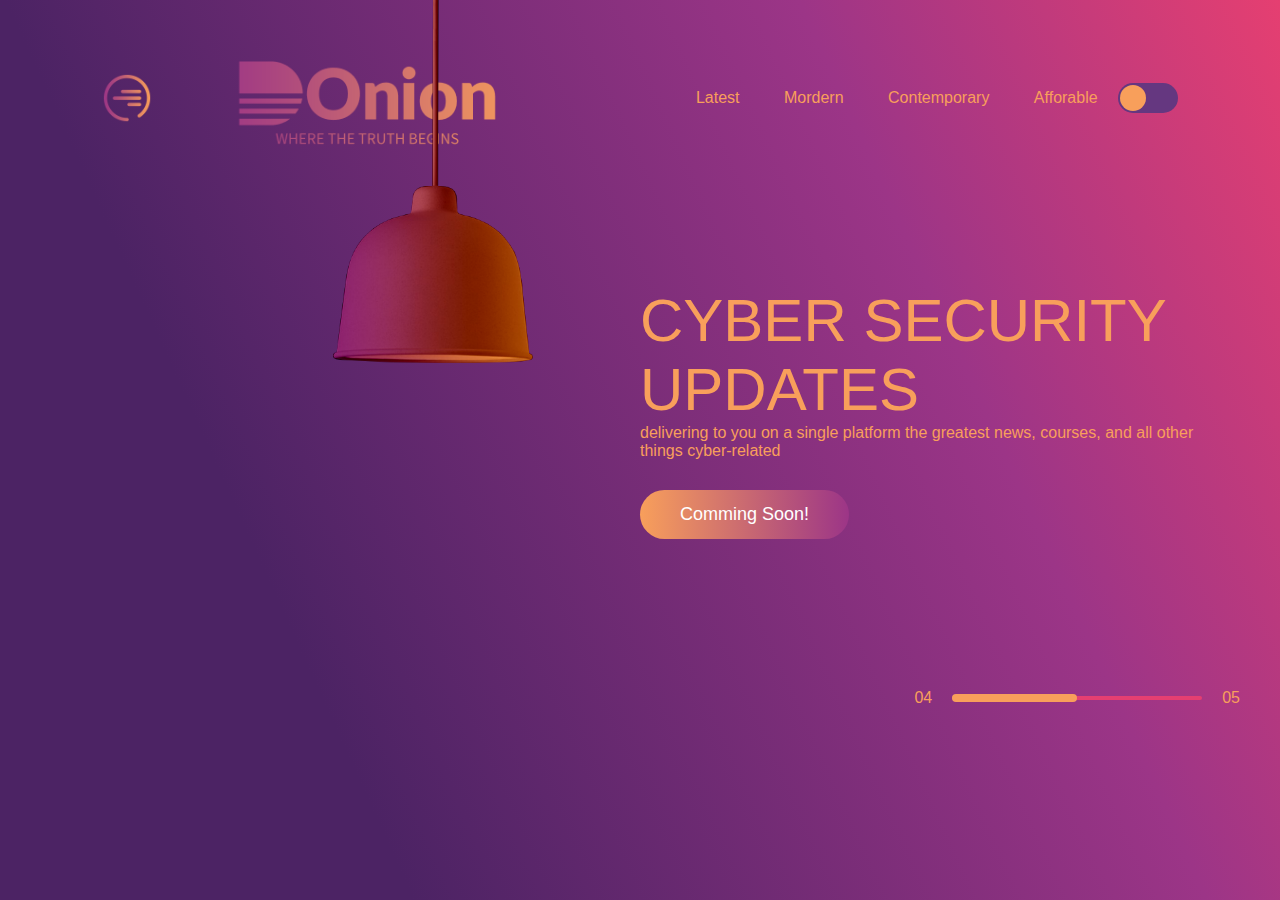
<file: source/index.html>
<!DOCTYPE html>
<html>
    <head>
        <meta name="viewport" content="width=device-width, intitial-scale=1.0">
        <title>dOnion</title>
        <link rel="stylesheet" href="style.css">
    </head>
    <body>
        <div class="hero">
            <nav>
                <img src="images/menu-transformed (1).png" class="menu-img">
                <img src="images/Donion logo.png" class="logo">
                <ul>
                    <li><a href="">Latest</a></li>
                    <li><a href="">Mordern</a></li>
                    <li><a href="">Contemporary</a></li>
                    <li><a href="">Afforable</a></li>
                </ul>
                <button type="button" onclick="togglebuttonone()" id="buttonone"><span></span></button>
            </nav>
        <div class="lamp-container">
            <img src="images/lamp.png" class="lamp">
            <img src="images/light.png" class="light" id="light">
        </div>
        
        <div class="text-container">
            <h1>CYBER SECURITY<br> UPDATES</h1>
            <p>delivering to you on a single platform the greatest news, courses, and all other things cyber-related</p>
            <a href="">Comming Soon!</a>
            <div class="control">
                <p>04</p>
                <div class="line"><span></span></div>
                <p>05</p>
            </div>
        </div>

        </div>
        <!--<div class="login-box">
            <h2>login</h2>
            <form action="#">
                <div class="input-box">
                    <input type = "email" required>
                    <label>Email</label>
                    <div class="input-box">
                        <input type = "password" required>
                        <label>Password</label>
                        <div class="forgot-pass"></div>
                        <a href="#">Forgot your password?</a>
                </div>
                <button type = "submit" class="btn23">Login</button>
                <div class="signp-link">
                    <a href="#">Signup</a>
                </div>
            </form>
        </div>-->
        
        

<script>
    var buttonone = document.getElementById("buttonone");
    var light = document.getElementById("light");
    function togglebuttonone(){
        
        buttonone.classList.toggle("on");
        light.classList.toggle("onners");
    }
</script>
    </body>
</html>
</file>
<file: source/style.css>
*{
    margin: 0;
    padding: 0;
    font-family:'poppins', sans-serif ;
    box-sizing: border-box;
}

.hero{
    height:100%;
    width: 100%;
    min-height: 100vh;
    background: linear-gradient(245.59deg, #e53f71 0%, #9c3587 28.53%, #4c2364 75.52%);
    position:relative;
    
    gap: 2rem;
}
nav{
    display: flex;
    align-items: center;
    padding: 20px 8%;
}
nav .menu-img{
    width: 50px;
    margin-right: 45px;
    cursor: pointer;
}
nav .logo{
    width: 350px;
    cursor: pointer; 
}
nav ul{
    flex: 1;
    text-align: right;
}
nav ul li{
    display: inline-block;
    list-style: none;
    margin: 0 20px;
}
nav ul li a{
    text-decoration: none;
    color: #f89f5b;
}
nav ul li:hover{
    transform: translateY(-5px);
    transition: 0.5s;
    
}
button{
    background: #653780;
    height: 30px;
    width: 60px;
    border-radius: 20px;
    border: 0;
    outline: 0;
    cursor: pointer;
    transition: background 0.5s;
}
button span{
    display: block;
    background: #f89f5b ;
    height: 26px;
    width: 26px;
    border-radius: 50%;
    margin-left: 2px;
    transition: background 0.5s, margin-left 0.5s;
}
.lamp-container{
    position: absolute;
    top: -20px;
    left: 26%;
    width: 200px;
}
.lamp{
    width: 100%;
}
.light{
    position: absolute;
    top: 97%;
    left: 50%;
    transform: translateX(-50%);
    width: 700px;
    margin-left: -8px;
    opacity: 0;
    transition: opacity 0.5s;
}
.text-container{
    max-width: 600px;
    margin-top: 7%;
    margin-left: 50%;
}
.text-container h1{
    font-size: 60px;
    font-weight: 300;
    color: #f89f5b;
}
.text-container a{
    text-decoration: none;
    background-image: linear-gradient(to right, #f89f5b , #9c3587);
    padding: 14px 40px;
    display: inline-block;
    color: white;
    font-size: 18px;
    margin-top: 30px;
    border-radius: 30px;
}
.text-container a:hover{
    transform: translateY(-5px);
    transition: 0.8s;
    background: #e53f71;
}
.text-container p{
    color: #f89f5b;
}
.control{
    display: flex;
    align-items: center;
    justify-content: flex-end;
    margin-top: 150px;
}
.control .line{
    width: 250px;
    height: 4px;
    background: #e53f71;
    margin: 0 20px ;
    border-radius: 2px;
}
.control .line span{
    width: 50%;
    height: 8px;
    margin-top: -2px;
    border-radius: 4px;
    background-color: #f89f5b;
    display: block;
}
.on{
    background: #653780;

}
.on span{
    background: white;
    margin-left: 31px;
}
.onners{
    opacity: 1;
}

/*.login-box{
    position: relative;
    
    background: #e53f71;
}
.login-box form {
    width: 100%;
    padding: 0 50px;
}
h2{
    color: aqua;
    text-align: center;
    font-size: 2em;
}
.input-box {
    position: relative;
    margin: 25px 0;
}
.input-box input{
    width: 100%;
    height: 50px;
    background: transparent;
    border: 2px solid #e53f71;
    outline: none;
    border-radius: 40px;
}
.input-box label{
    position: absolute;
    left: 20px;
    top:25px;
    transform: translateY(-50%);
    font-size: 1em;
    color: white;
    pointer-events: none;
}
.forgot-pass {
    margin: -15px 0 10px;
    text-align: center;
}
</file>
